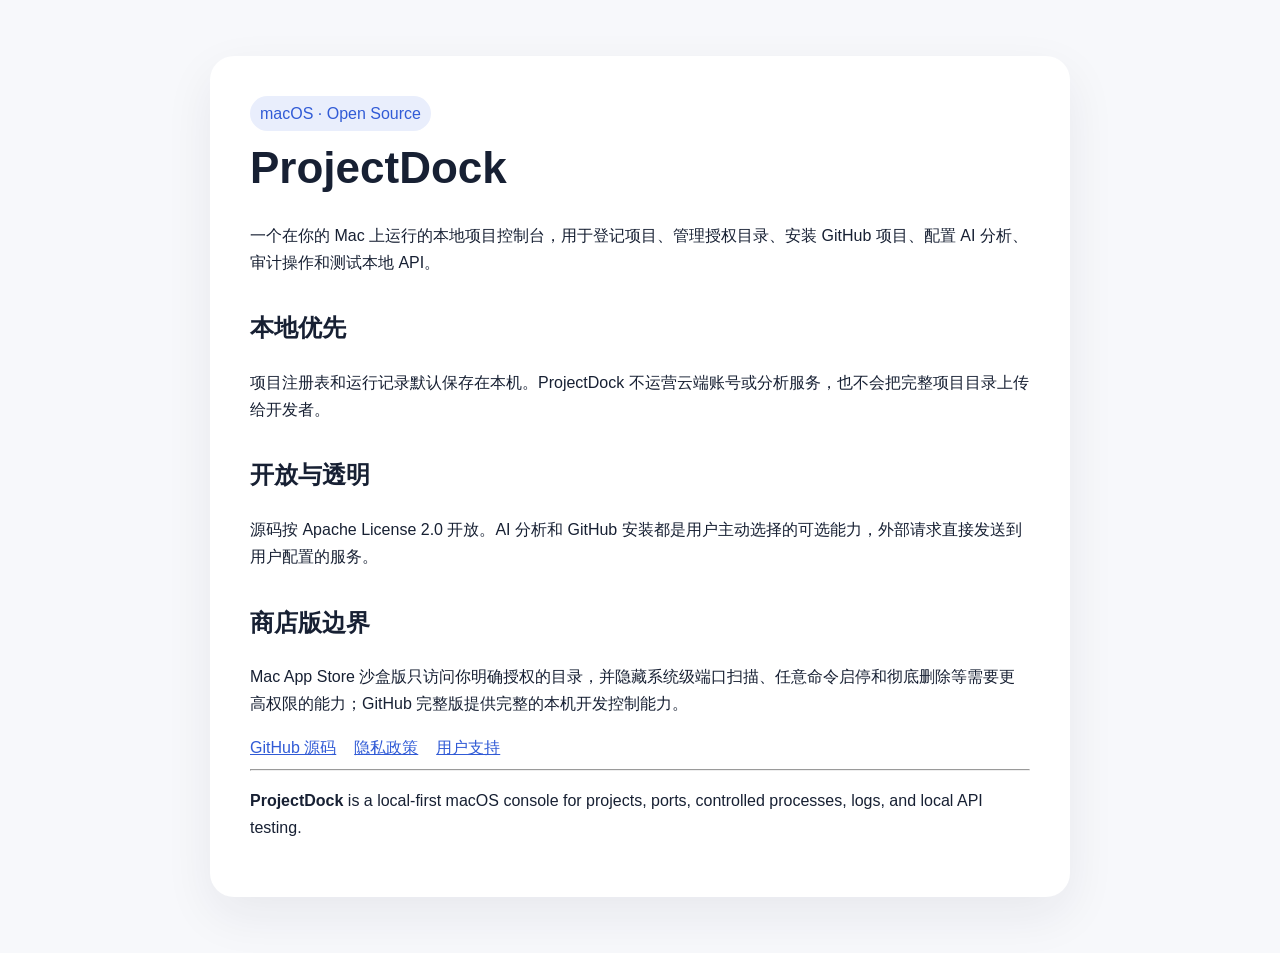
<file: public/apple/projectdock/index.html>
<!doctype html>
<html lang="zh-Hans">
<head>
  <meta charset="utf-8">
  <meta name="viewport" content="width=device-width, initial-scale=1">
  <title>ProjectDock — 本地项目控制台</title>
  <meta name="description" content="ProjectDock 是面向 macOS 的本地项目、端口和开发流程控制台。">
  <style>body{font:16px/1.7 -apple-system,BlinkMacSystemFont,"Segoe UI",sans-serif;max-width:860px;margin:0 auto;padding:56px 24px;color:#172033;background:#f7f8fb}main{background:white;padding:40px;border-radius:24px;box-shadow:0 18px 50px #17203312}h1{font-size:44px;margin:0 0 8px}h2{margin-top:32px}a{color:#315bd6}.links{display:flex;gap:18px;flex-wrap:wrap}.tag{display:inline-block;padding:4px 10px;border-radius:999px;background:#e9eefc;color:#315bd6}</style>
</head>
<body><main>
  <span class="tag">macOS · Open Source</span>
  <h1>ProjectDock</h1>
  <p>一个在你的 Mac 上运行的本地项目控制台，用于登记项目、管理授权目录、安装 GitHub 项目、配置 AI 分析、审计操作和测试本地 API。</p>
  <h2>本地优先</h2>
  <p>项目注册表和运行记录默认保存在本机。ProjectDock 不运营云端账号或分析服务，也不会把完整项目目录上传给开发者。</p>
  <h2>开放与透明</h2>
  <p>源码按 Apache License 2.0 开放。AI 分析和 GitHub 安装都是用户主动选择的可选能力，外部请求直接发送到用户配置的服务。</p>
  <h2>商店版边界</h2>
  <p>Mac App Store 沙盒版只访问你明确授权的目录，并隐藏系统级端口扫描、任意命令启停和彻底删除等需要更高权限的能力；GitHub 完整版提供完整的本机开发控制能力。</p>
  <div class="links"><a href="https://github.com/dw-zhu-si/ProjectDock">GitHub 源码</a><a href="privacy.html">隐私政策</a><a href="support.html">用户支持</a></div>
  <hr><p lang="en"><strong>ProjectDock</strong> is a local-first macOS console for projects, ports, controlled processes, logs, and local API testing.</p>
</main></body></html>
</file>
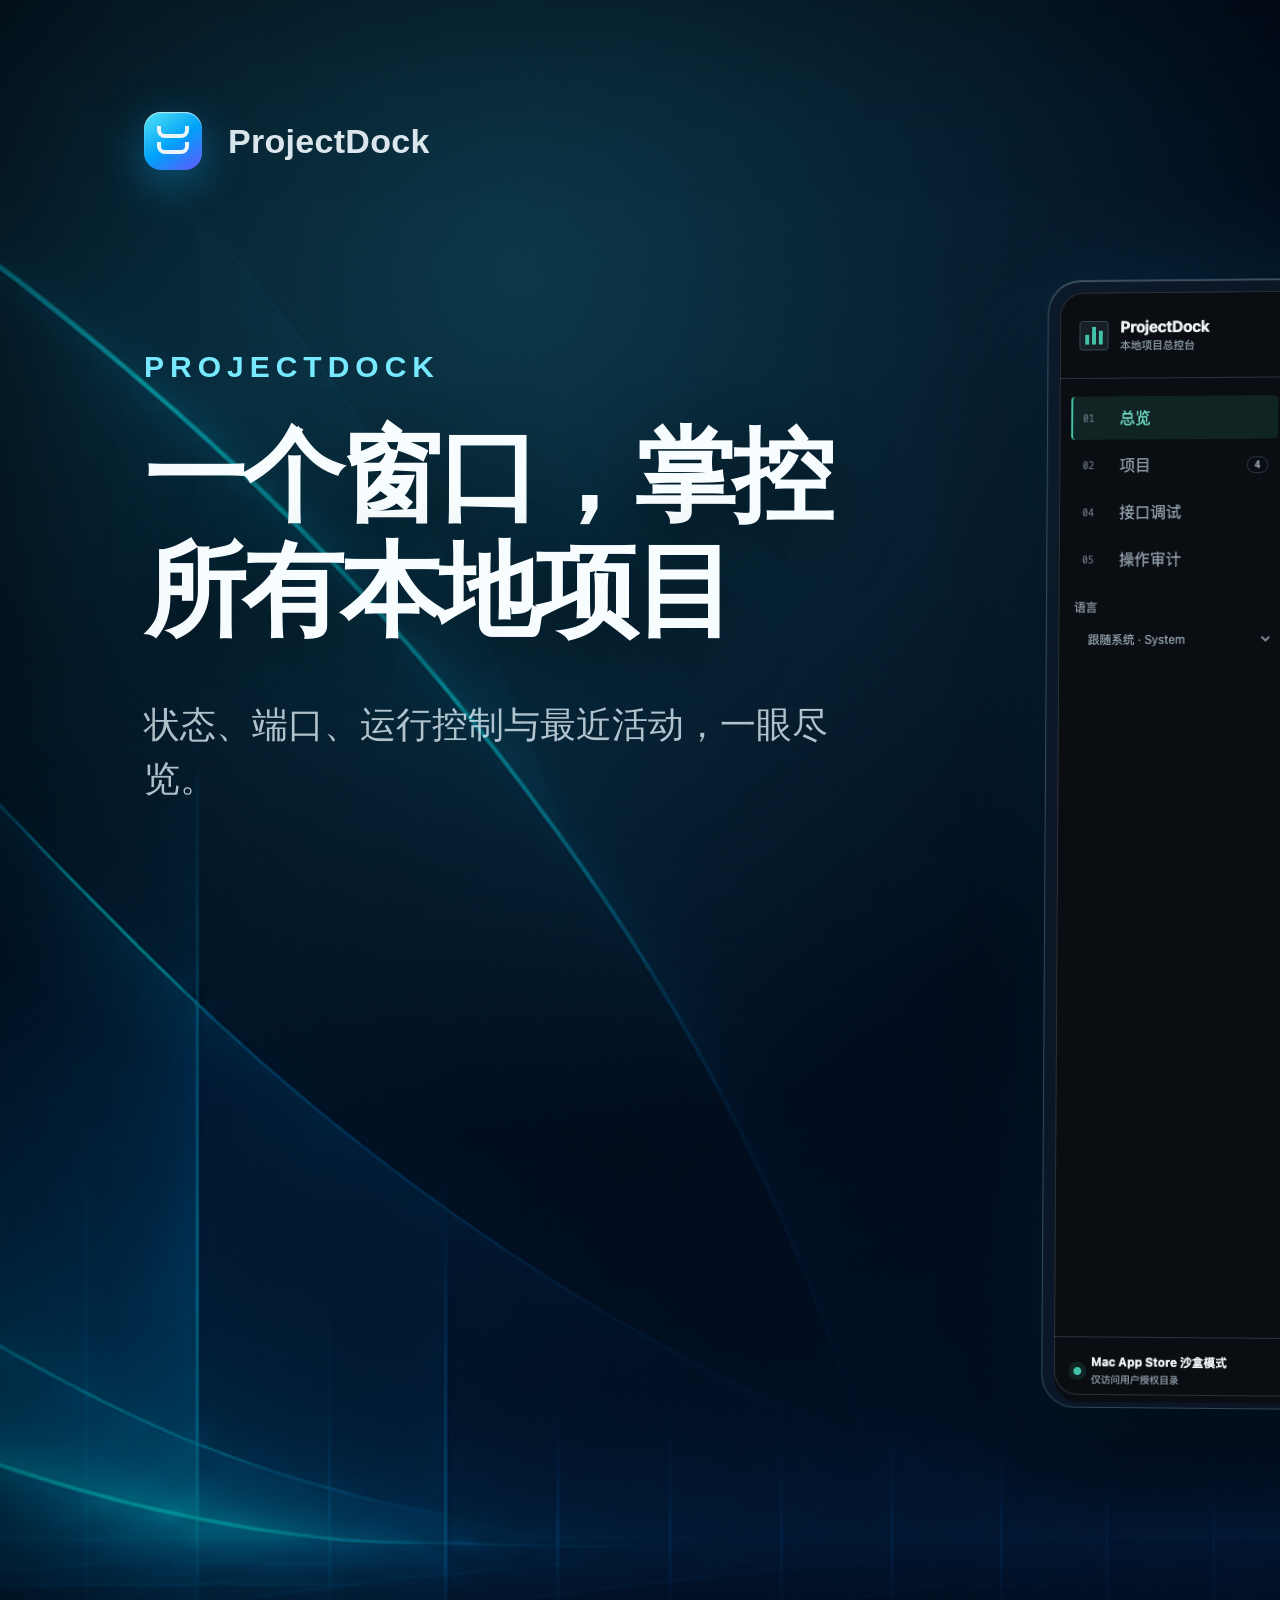
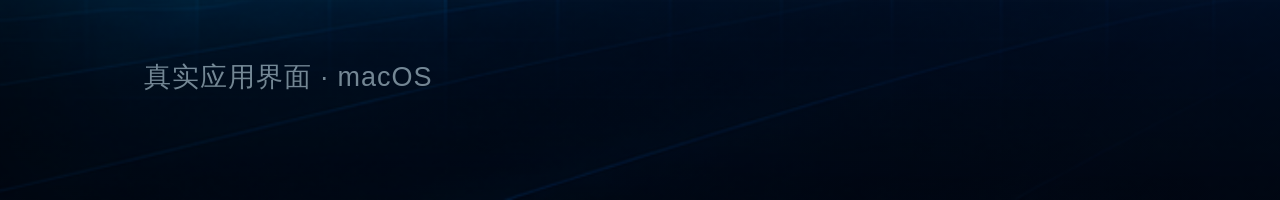
<file: assets/app-store/screenshots/marketing.html>
<!doctype html>
<html lang="zh-Hans">
<head>
  <meta charset="utf-8">
  <meta name="viewport" content="width=device-width, initial-scale=1">
  <title>ProjectDock App Store Marketing</title>
  <link rel="stylesheet" href="marketing.css">
</head>
<body>
  <main id="slide" class="slide"></main>
  <script src="marketing.js"></script>
</body>
</html>
</file>
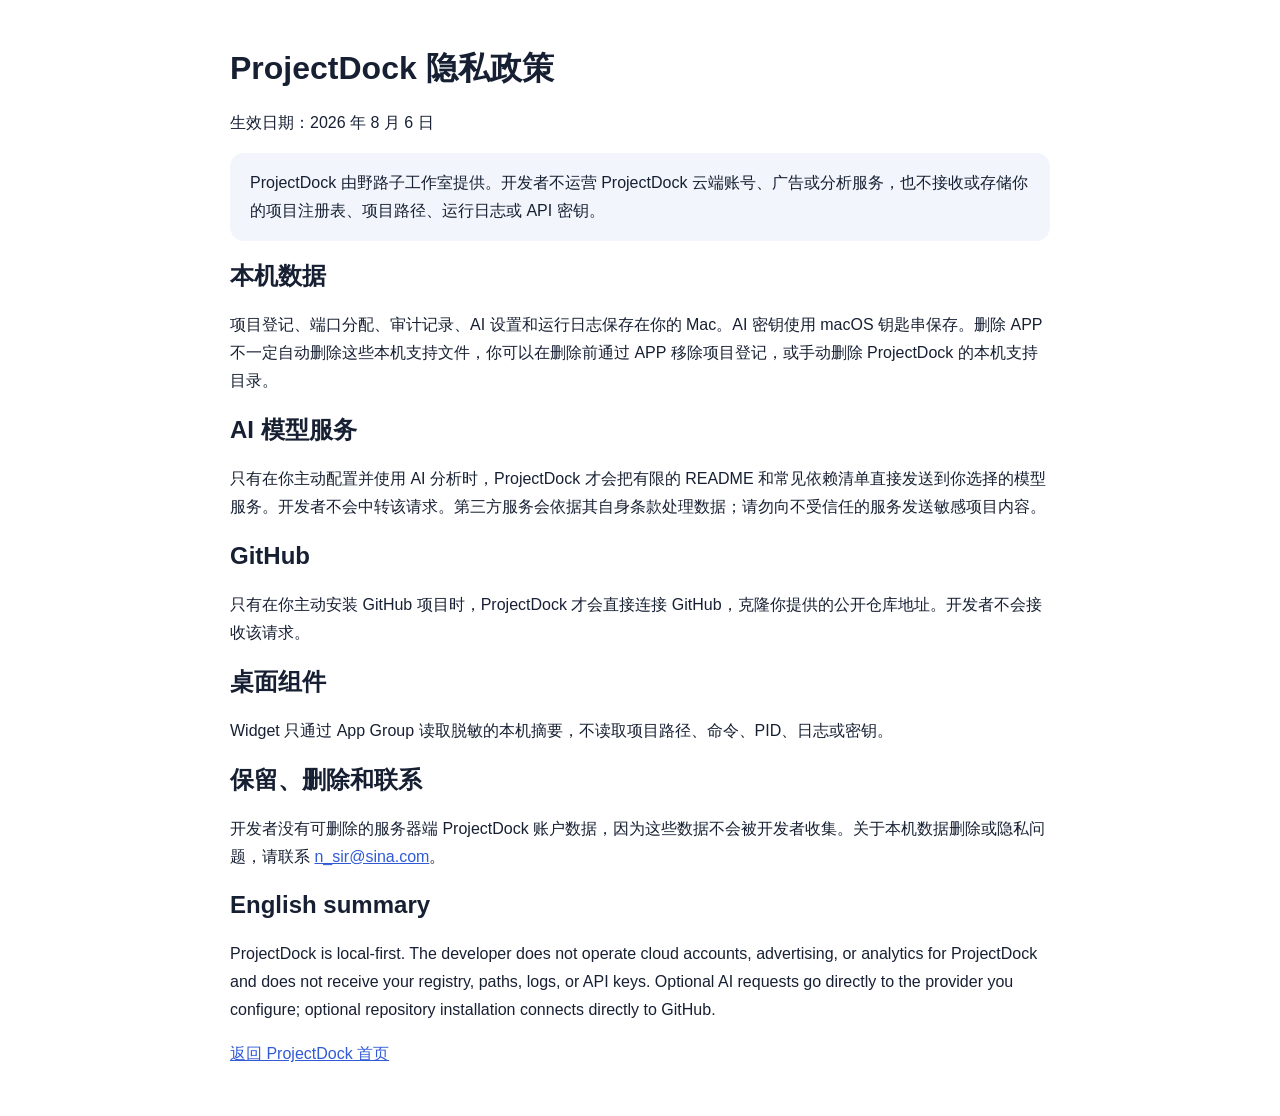
<file: public/apple/projectdock/privacy.html>
<!doctype html>
<html lang="zh-Hans">
<head><meta charset="utf-8"><meta name="viewport" content="width=device-width, initial-scale=1"><title>ProjectDock 隐私政策</title><style>body{font:16px/1.75 -apple-system,BlinkMacSystemFont,"Segoe UI",sans-serif;max-width:820px;margin:48px auto;padding:0 24px;color:#172033}h1,h2{line-height:1.25}a{color:#315bd6}.note{background:#f2f5fb;padding:16px 20px;border-radius:14px}</style></head>
<body>
<h1>ProjectDock 隐私政策</h1>
<p>生效日期：2026 年 8 月 6 日</p>
<p class="note">ProjectDock 由野路子工作室提供。开发者不运营 ProjectDock 云端账号、广告或分析服务，也不接收或存储你的项目注册表、项目路径、运行日志或 API 密钥。</p>
<h2>本机数据</h2>
<p>项目登记、端口分配、审计记录、AI 设置和运行日志保存在你的 Mac。AI 密钥使用 macOS 钥匙串保存。删除 APP 不一定自动删除这些本机支持文件，你可以在删除前通过 APP 移除项目登记，或手动删除 ProjectDock 的本机支持目录。</p>
<h2>AI 模型服务</h2>
<p>只有在你主动配置并使用 AI 分析时，ProjectDock 才会把有限的 README 和常见依赖清单直接发送到你选择的模型服务。开发者不会中转该请求。第三方服务会依据其自身条款处理数据；请勿向不受信任的服务发送敏感项目内容。</p>
<h2>GitHub</h2>
<p>只有在你主动安装 GitHub 项目时，ProjectDock 才会直接连接 GitHub，克隆你提供的公开仓库地址。开发者不会接收该请求。</p>
<h2>桌面组件</h2>
<p>Widget 只通过 App Group 读取脱敏的本机摘要，不读取项目路径、命令、PID、日志或密钥。</p>
<h2>保留、删除和联系</h2>
<p>开发者没有可删除的服务器端 ProjectDock 账户数据，因为这些数据不会被开发者收集。关于本机数据删除或隐私问题，请联系 <a href="mailto:n_sir@sina.com">n_sir@sina.com</a>。</p>
<h2 lang="en">English summary</h2>
<p lang="en">ProjectDock is local-first. The developer does not operate cloud accounts, advertising, or analytics for ProjectDock and does not receive your registry, paths, logs, or API keys. Optional AI requests go directly to the provider you configure; optional repository installation connects directly to GitHub.</p>
<p><a href="index.html">返回 ProjectDock 首页</a></p>
</body></html>
</file>
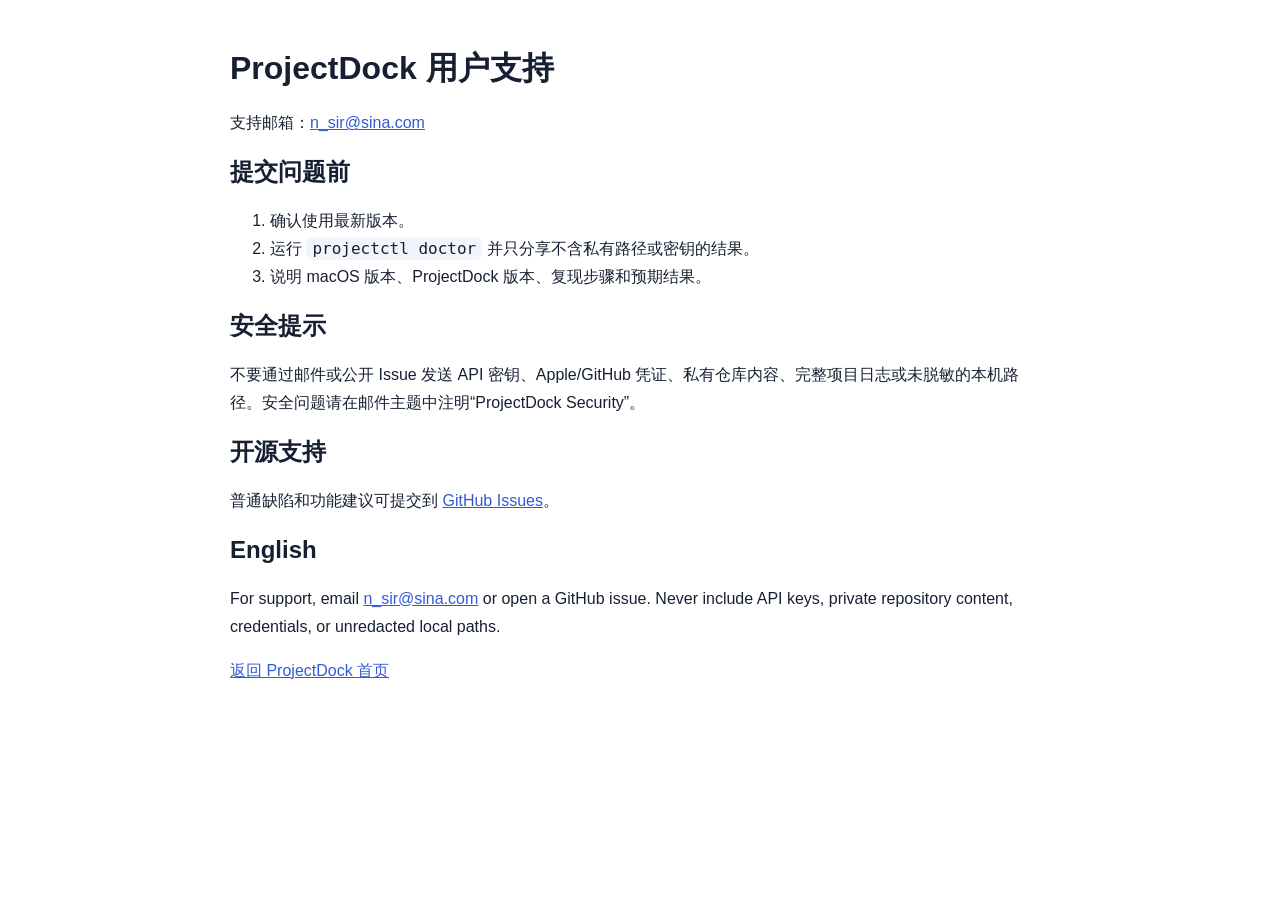
<file: public/apple/projectdock/support.html>
<!doctype html>
<html lang="zh-Hans">
<head><meta charset="utf-8"><meta name="viewport" content="width=device-width, initial-scale=1"><title>ProjectDock 用户支持</title><style>body{font:16px/1.75 -apple-system,BlinkMacSystemFont,"Segoe UI",sans-serif;max-width:820px;margin:48px auto;padding:0 24px;color:#172033}h1,h2{line-height:1.25}a{color:#315bd6}code{background:#f2f5fb;padding:2px 6px;border-radius:6px}</style></head>
<body>
<h1>ProjectDock 用户支持</h1>
<p>支持邮箱：<a href="mailto:n_sir@sina.com">n_sir@sina.com</a></p>
<h2>提交问题前</h2>
<ol><li>确认使用最新版本。</li><li>运行 <code>projectctl doctor</code> 并只分享不含私有路径或密钥的结果。</li><li>说明 macOS 版本、ProjectDock 版本、复现步骤和预期结果。</li></ol>
<h2>安全提示</h2>
<p>不要通过邮件或公开 Issue 发送 API 密钥、Apple/GitHub 凭证、私有仓库内容、完整项目日志或未脱敏的本机路径。安全问题请在邮件主题中注明“ProjectDock Security”。</p>
<h2>开源支持</h2>
<p>普通缺陷和功能建议可提交到 <a href="https://github.com/dw-zhu-si/ProjectDock/issues">GitHub Issues</a>。</p>
<h2 lang="en">English</h2>
<p lang="en">For support, email <a href="mailto:n_sir@sina.com">n_sir@sina.com</a> or open a GitHub issue. Never include API keys, private repository content, credentials, or unredacted local paths.</p>
<p><a href="index.html">返回 ProjectDock 首页</a></p>
</body></html>
</file>
<file: assets/app-store/screenshots/marketing.css>
:root {
  color-scheme: dark;
  font-family: -apple-system, BlinkMacSystemFont, "SF Pro Display", "PingFang SC", sans-serif;
}

* { box-sizing: border-box; }

html,
body {
  width: 2880px;
  height: 1800px;
  margin: 0;
  overflow: hidden;
  background: #06111f;
}

.slide {
  position: relative;
  width: 2880px;
  height: 1800px;
  isolation: isolate;
  overflow: hidden;
  background: #06111f url("source/brand-background.png") center / cover no-repeat;
}

.slide::before {
  content: "";
  position: absolute;
  inset: 0;
  z-index: -1;
  background:
    radial-gradient(circle at 18% 15%, rgba(51, 217, 255, .23), transparent 31%),
    linear-gradient(100deg, rgba(3, 12, 25, .18) 0%, rgba(3, 12, 25, .84) 100%);
}

.slide::after {
  content: "";
  position: absolute;
  inset: 0;
  z-index: 5;
  pointer-events: none;
  box-shadow: inset 0 0 180px rgba(0, 0, 0, .34);
}

.brand {
  position: absolute;
  top: 112px;
  left: 144px;
  display: flex;
  align-items: center;
  gap: 26px;
  color: rgba(241, 251, 255, .92);
  font-size: 34px;
  font-weight: 720;
  letter-spacing: .3px;
}

.brand-mark {
  position: relative;
  width: 58px;
  height: 58px;
  border-radius: 17px;
  background: linear-gradient(145deg, #58efff 0%, #00a5ff 52%, #6657ff 100%);
  box-shadow: 0 12px 44px rgba(20, 178, 255, .38), inset 0 1px 1px rgba(255,255,255,.7);
}

.brand-mark::before,
.brand-mark::after {
  content: "";
  position: absolute;
  left: 13px;
  right: 13px;
  height: 8px;
  border: 4px solid rgba(255, 255, 255, .94);
  border-top: 0;
  border-radius: 0 0 8px 8px;
}

.brand-mark::before { top: 14px; }
.brand-mark::after { top: 30px; }

.copy {
  position: absolute;
  left: 144px;
  top: 350px;
  width: 790px;
}

.eyebrow {
  margin: 0 0 35px;
  color: #78eaff;
  font-size: 30px;
  font-weight: 730;
  letter-spacing: 6px;
}

h1 {
  margin: 0;
  color: #f7fdff;
  font-size: 102px;
  line-height: 1.13;
  font-weight: 780;
  letter-spacing: -4px;
  text-wrap: balance;
  text-shadow: 0 20px 70px rgba(0, 0, 0, .48);
}

.subtitle {
  margin: 48px 0 0;
  max-width: 720px;
  color: rgba(225, 241, 248, .78);
  font-size: 36px;
  line-height: 1.52;
  font-weight: 430;
}

.screen-frame {
  position: absolute;
  top: 270px;
  left: 1030px;
  width: 1830px;
  height: 1144px;
  padding: 12px;
  border: 1px solid rgba(164, 227, 255, .24);
  border-radius: 34px;
  background: rgba(13, 25, 42, .78);
  box-shadow:
    0 55px 130px rgba(0, 0, 0, .56),
    0 0 100px rgba(30, 193, 255, .13),
    inset 0 1px 1px rgba(255, 255, 255, .28);
  transform: perspective(3000px) rotateY(-2.8deg) rotateX(1deg);
  transform-origin: center;
}

.screen-frame img {
  display: block;
  width: 1800px;
  height: 1125px;
  object-fit: cover;
  border-radius: 24px;
}

.screen-frame::before {
  content: "";
  position: absolute;
  inset: 12px;
  z-index: 2;
  pointer-events: none;
  border-radius: 24px;
  box-shadow: inset 0 0 0 1px rgba(255,255,255,.14);
}

.footer-note {
  position: absolute;
  left: 144px;
  bottom: 105px;
  color: rgba(198, 224, 235, .6);
  font-size: 27px;
  letter-spacing: 1px;
}

.language-slide .copy {
  top: 270px;
  width: 980px;
}

.language-slide h1 { font-size: 94px; }

.language-stack {
  position: absolute;
  top: 232px;
  left: 1100px;
  width: 1670px;
  height: 1310px;
}

.language-card {
  position: absolute;
  width: 1320px;
  height: 825px;
  padding: 10px;
  border-radius: 30px;
  background: rgba(13, 25, 42, .92);
  border: 1px solid rgba(164, 227, 255, .24);
  box-shadow: 0 42px 120px rgba(0,0,0,.55);
}

.language-card img {
  display: block;
  width: 1300px;
  height: 812.5px;
  object-fit: cover;
  border-radius: 21px;
}

.language-card:nth-child(1) { top: 0; left: 220px; transform: rotate(2.7deg); }
.language-card:nth-child(2) { top: 235px; left: 5px; transform: rotate(-4deg); }
.language-card:nth-child(3) { top: 470px; left: 260px; transform: rotate(2deg); }

.language-badges {
  display: flex;
  flex-wrap: wrap;
  gap: 15px;
  margin-top: 55px;
  width: 780px;
}

.language-badges span {
  padding: 14px 22px;
  border: 1px solid rgba(136, 229, 255, .22);
  border-radius: 999px;
  background: rgba(11, 33, 53, .62);
  color: rgba(232, 249, 255, .88);
  font-size: 24px;
  box-shadow: inset 0 1px 0 rgba(255,255,255,.08);
}
</file>
